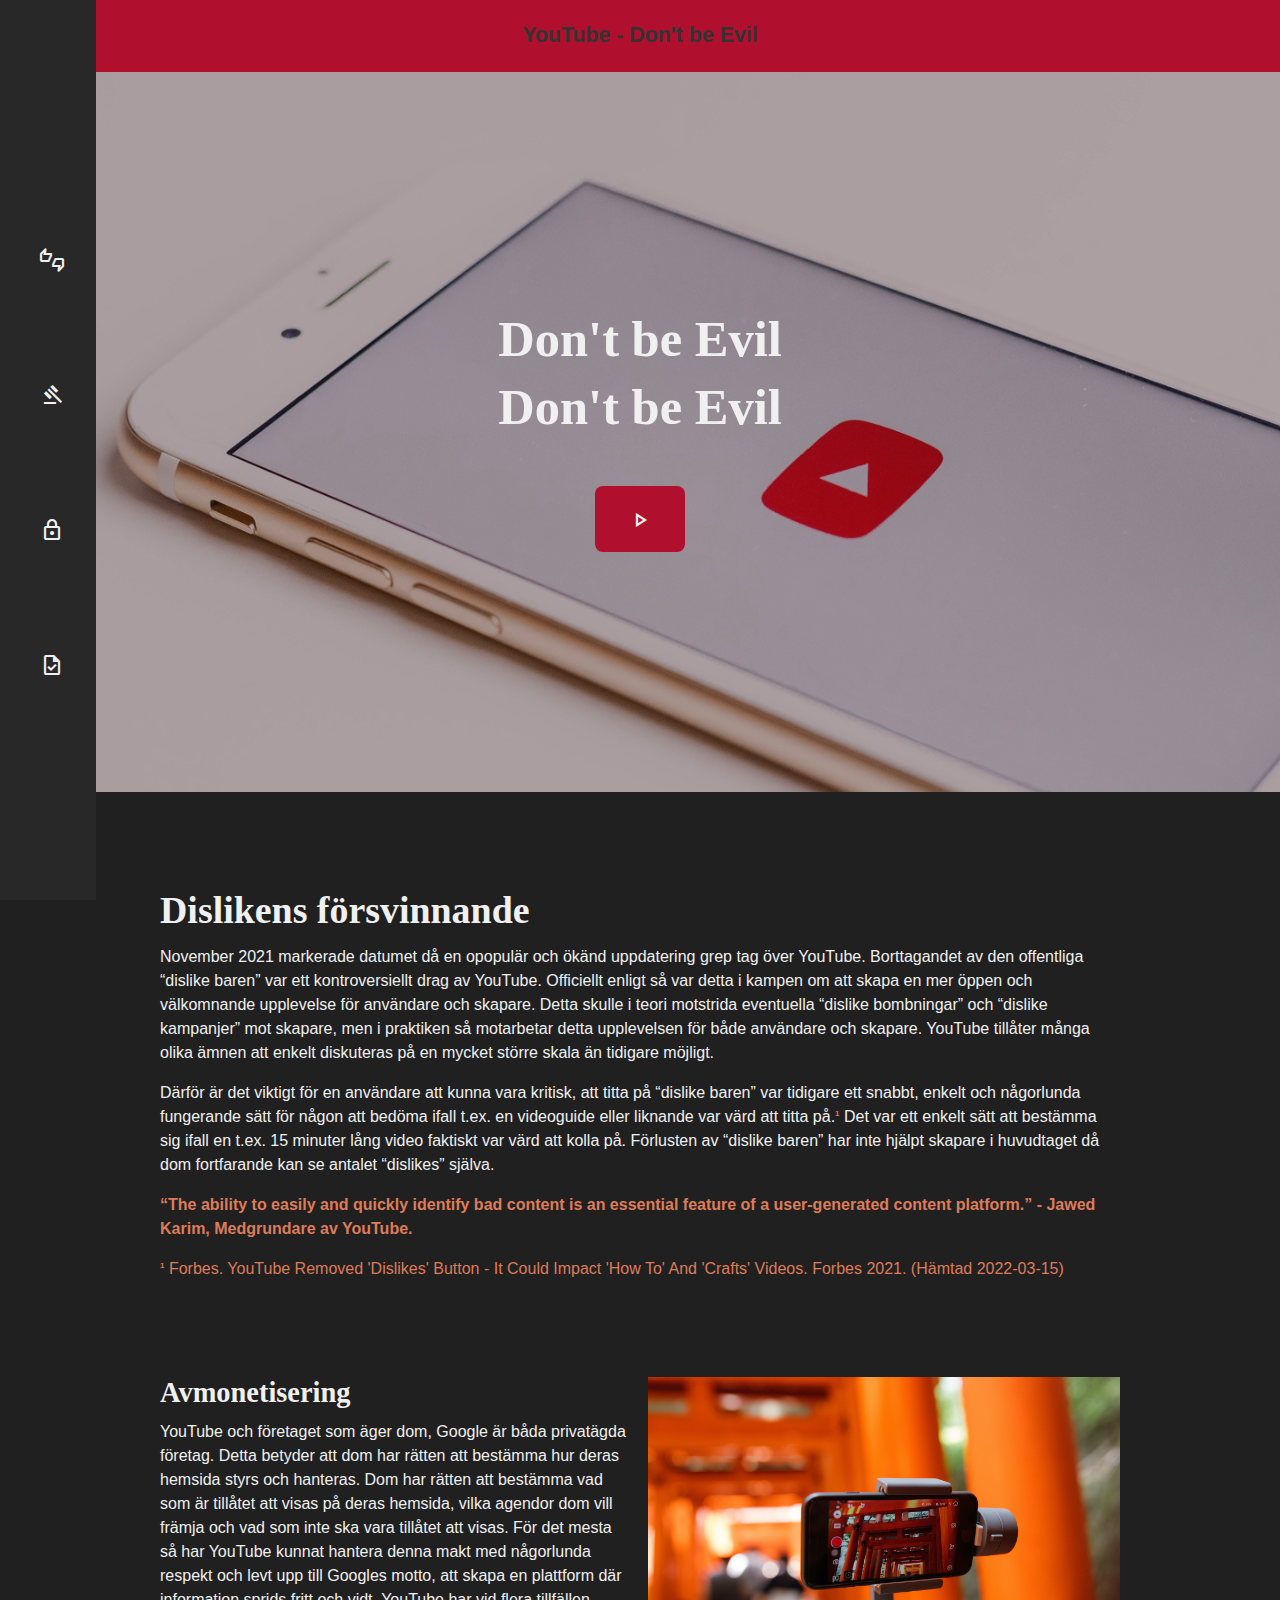
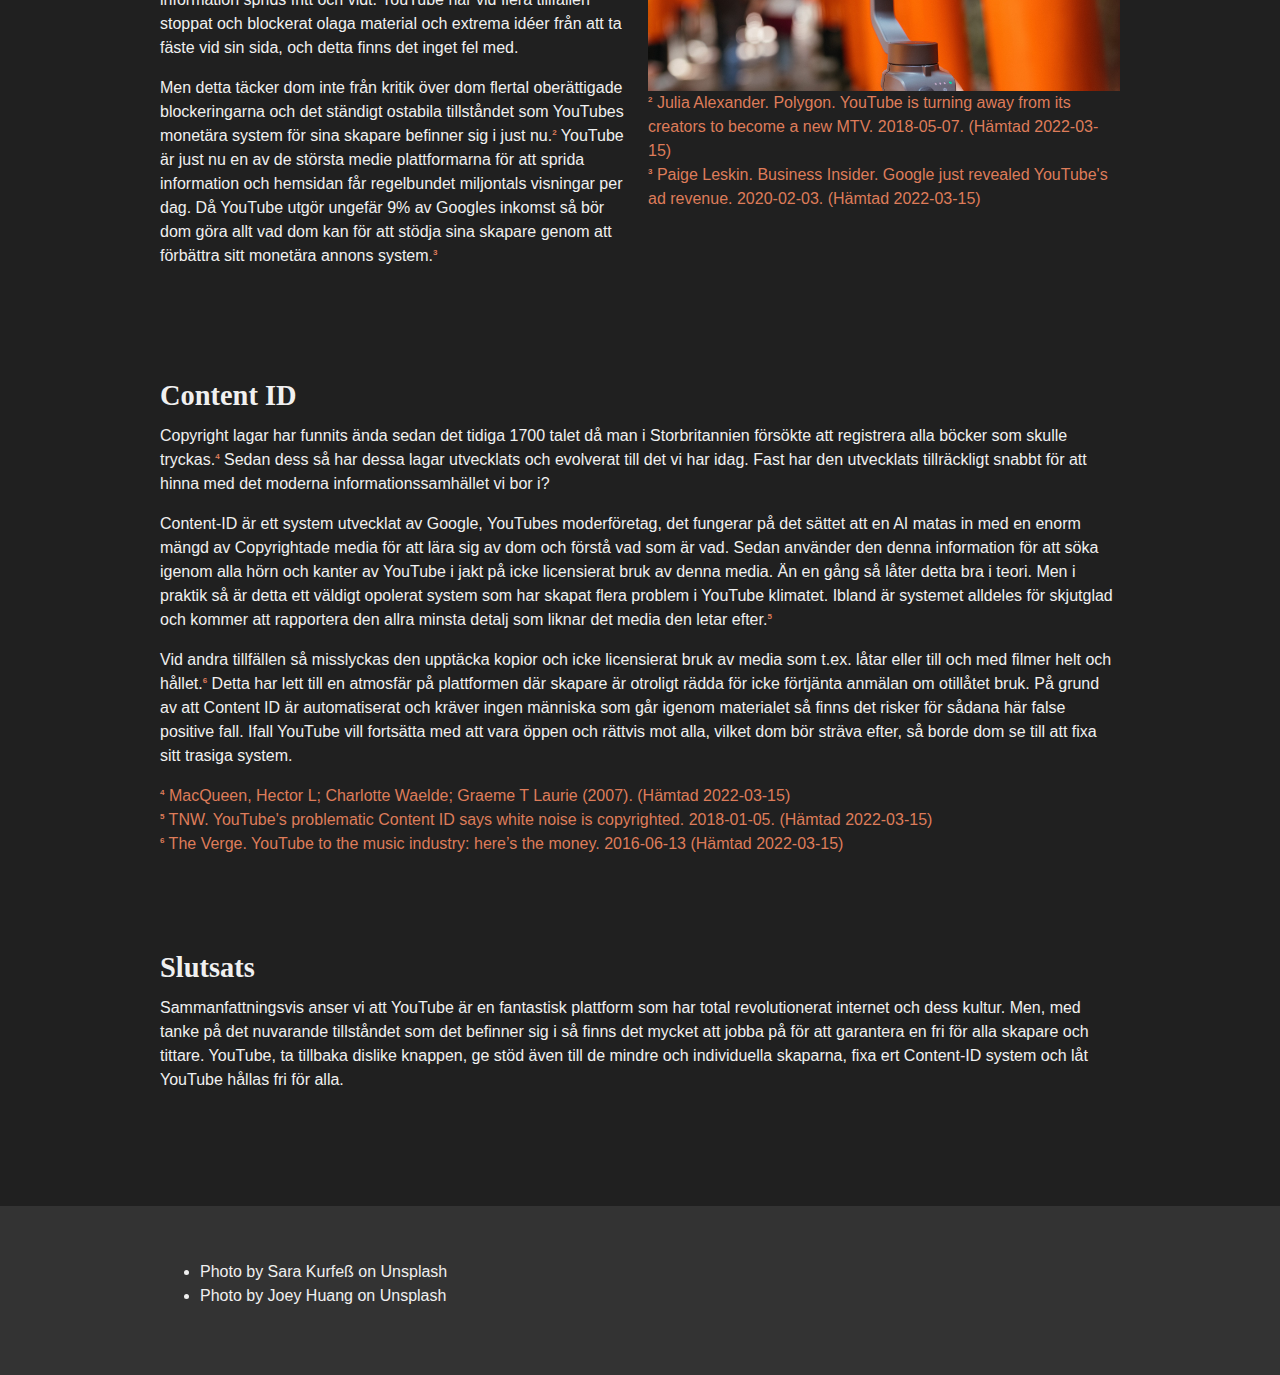
<file: index.html>
<!DOCTYPE html>
<html lang="sv">
    <head>
        <meta charset="UTF-8" />
        <meta http-equiv="X-UA-Compatible" content="IE=edge" />
        <meta name="viewport" content="width=device-width, initial-scale=1.0" />
        <link
            href="https://fonts.googleapis.com/css2?family=Material+Symbols+Outlined:opsz,wght,FILL,GRAD@48,400,0,0"
            rel="stylesheet"
        />
        <link rel="stylesheet" href="css/reset.css" />
        <link rel="stylesheet" href="css/style.css" />
        <link rel="stylesheet" href="css/theme-1.css" /> <!-- prova att ta bort -->
        <title>Youtube - Don't be Evil</title>
    </head>
    <body id="top">
        <div id="overlay" onclick="off()">
            <div id="text-var" style="display: none;"> 
                År 1996 slog två visionärer samman med ett gemensamt uppdrag att samla, lista och fördela information till resten av världen. 
                År 1998 uppfylls deras gemensamma dröm, och sökmotorn Google lanseras till otrolig succé. 
                Dom följande åren så växer deras företag exponentiellt. 
                De två skaparna blev omedelbart miljardärer och började sträcka ut företaget i flera olika riktningar genom att köpa upp företag och sälja deras produkter, såsom Google Earth. 
                Den nionde Oktober 2006 så slog Google guld när dom köpte upp den alldeles nya videodelning plattformen, YouTube. 
                En hemsida som var baserad på idéen om en social plattform där människor mötte samman för att få dela sina videoklipp fri från dom enorma och restriktiva TV kontrakt. 
                Men under senare tid så verkar det som denna idé har begravt under lager av bolagisering och TV liknande kontroll över vad som döms lämpligt att säga. 
            </div> <!-- Text sträng till JavaScriptet -->
            <div id="overlay-element">
                <h2 id="overlay-title">Bakgrund</h2>
                <p id="overlay-text"></p>
                <div id="bar"></div>
            </div>
        </div>
        <!-- https://jensnti.github.io/wu-exempel/hamburgermeny/ -->
        <nav class="navbar">
            <a href="#top" class="title">YouTube - Don't be Evil</a>
            <button class="navbar__toggle">
                <span class="material-symbols-outlined"> menu </span>
            </button>
            <div class="navbar__collapse">
                <ul class="nav">
                    <li class="nav-item">
                        <a class="nav-link" href="#intro">Dislikens försvinnande</a>
                    </li>
                    <li class="nav-item">
                        <a class="nav-link" href="#arg2">Avmonetisering</a>
                    </li>
                    <li class="nav-item">
                        <a class="nav-link" href="#arg3">Content ID</a>
                    </li>
                    <li class="nav-item">
                        <a class="nav-link" href="#arg4">Slutsats</a>
                    </li>
                </ul>
            </div>
        </nav>
        <div class="sidebar">
            <ul class="sidebar-content">
                <li><a class="sidebar-link" href="#intro"><span class="material-symbols-outlined">thumbs_up_down</span></a></li>
                <li><a class="sidebar-link" href="#arg2"><span class="material-symbols-outlined">gavel</span></a></li>
                <li><a class="sidebar-link" href="#arg3"><span class="material-symbols-outlined">lock</span></a></li>
                <li><a class="sidebar-link" href="#arg4"><span class="material-symbols-outlined">task</span></a></li>
            </ul>
        </div>
        <header class="hero">
            <div class="container">
                <div class="textFX">
                    <h1>Don't be Evil</h1>
                    <h1>Don't be Evil</h1>
                </div>
                <!-- https://jensnti.github.io/wu-exempel/knappar/ -->
                <div class="cta">
                    <button class="btn" onclick="on()"><span class="material-symbols-outlined"> play_arrow </span></button>
                </div>
            </div>
            <!-- kolla css vad denna gör, ligger över hela hero för att texten ska gå att läsa, kontrast -->
            <div class="overlay"></div>
        </header>
        <!-- https://jensnti.github.io/wu-exempel/media-queries/ -->
        <main class="container">
            <section class="argument" id="intro">
                <h2>Dislikens försvinnande</h2>
                <p>
                    November 2021 markerade datumet då en opopulär och ökänd uppdatering grep tag över YouTube. Borttagandet av den offentliga “dislike baren” var ett kontroversiellt drag av YouTube. 
                    Officiellt enligt så var detta i kampen om att skapa en mer öppen och välkomnande upplevelse för användare och skapare. 
                    Detta skulle i teori motstrida eventuella “dislike bombningar” och “dislike kampanjer” mot skapare, men i praktiken så motarbetar detta upplevelsen för både användare och skapare. 
                    YouTube tillåter många olika ämnen att enkelt diskuteras på en mycket större skala än tidigare möjligt. 
                </p>
                <p>
                    Därför är det viktigt för en användare att kunna vara kritisk, att titta på “dislike baren” var tidigare ett snabbt, 
                    enkelt och någorlunda fungerande sätt för någon att bedöma ifall t.ex. en videoguide eller liknande var värd att titta på.<sup class="ref">1</sup>
                    Det var ett enkelt sätt att bestämma sig ifall en t.ex. 15 minuter lång video faktiskt var värd att kolla på. 
                    Förlusten av “dislike baren” har inte hjälpt skapare i huvudtaget då dom fortfarande kan se antalet “dislikes” själva. 
                </p>
                <p class="cite">
                    “The ability to easily and quickly identify bad content is an essential feature of a user-generated content platform.” - Jawed Karim, Medgrundare av YouTube.
                </p>
                <sup class="ref">1</sup><a class="link" href="https://www.forbes.com/sites/petersuciu/2021/11/24/youtube-removed-dislikes-button--it-could-impact-how-to-and-crafts-videos/?sh=1392ce905a53">
                    Forbes. YouTube Removed 'Dislikes' Button - It Could Impact 'How To' And 'Crafts' Videos. Forbes 2021. (Hämtad 2022-03-15)
                </a>
            </section>
            <section class="argument2" id="arg2">
                <div>
                    <h3>Avmonetisering</h3>
                    <p>
                        YouTube och företaget som äger dom, Google är båda privatägda företag. 
                        Detta betyder att dom har rätten att bestämma hur deras hemsida styrs och hanteras. 
                        Dom har rätten att bestämma vad som är tillåtet att visas på deras hemsida, vilka agendor dom vill främja och vad som inte ska vara tillåtet att visas. 
                        För det mesta så har YouTube kunnat hantera denna makt med någorlunda respekt och levt upp till Googles motto, att skapa en plattform där information sprids fritt och vidt. 
                        YouTube har vid flera tillfällen stoppat och blockerat olaga material och extrema idéer från att ta fäste vid sin sida, och detta finns det inget fel med. 
                    </p>
                    <p>
                        Men detta täcker dom inte från kritik över dom flertal oberättigade blockeringarna och det ständigt ostabila tillståndet som 
                        YouTubes monetära system för sina skapare befinner sig i just nu.<sup class="ref">2</sup> 
                        YouTube är just nu en av de största medie plattformarna för att sprida information och hemsidan får regelbundet miljontals visningar per dag. 
                        Då YouTube utgör ungefär 9% av Googles inkomst så bör dom göra allt vad dom kan för att stödja sina 
                        skapare genom att förbättra sitt monetära annons system.<sup class="ref">3</sup>
                    </p>
                </div>
                <div>
                    <img src="img/joey-huang-jg3NTQilepo-unsplash.jpg" alt="Filmning">

                    <sup class="ref">2</sup><a class="link" href="https://www.polygon.com/2018/5/7/17319966/youtube-creators-demonetization-advertising-philip-defranco-logan-paul-pewdiepie-casey-neistat">
                        Julia Alexander. Polygon. YouTube is turning away from its creators to become a new MTV. 2018-05-07. (Hämtad 2022-03-15)
                    </a>
                    <br>
                    <sup class="ref">3</sup><a class="link" href="https://www.businessinsider.com/youtube-ad-revenue-15-billion-2019-google-breakout-2020-2?r=US&IR=T">
                        Paige Leskin. Business Insider. Google just revealed YouTube's ad revenue. 2020-02-03. (Hämtad 2022-03-15)
                    </a>
                </div>
            </section>
            <section class="argument" id="arg3">
                <div>
                    <h3>Content ID</h3>
                    <p>
                        Copyright lagar har funnits ända sedan det tidiga 1700 talet då man i Storbritannien försökte att registrera alla böcker som skulle tryckas.<sup class="ref">4</sup>
                        Sedan dess så har dessa lagar utvecklats och evolverat till det vi har idag. 
                        Fast har den utvecklats tillräckligt snabbt för att hinna med det moderna informationssamhället vi bor i?
                    </p>
                    <p>
                        Content-ID är ett system utvecklat av Google, YouTubes moderföretag, det fungerar på det sättet att en AI matas in med en enorm mängd av Copyrightade media för att lära sig av dom och förstå vad som är vad. 
                        Sedan använder den denna information för att söka igenom alla hörn och kanter av YouTube i jakt på icke licensierat bruk av denna media. 
                        Än en gång så låter detta bra i teori. Men i praktik så är detta ett väldigt opolerat system som har skapat flera problem i YouTube klimatet. 
                        Ibland är systemet alldeles för skjutglad och kommer att rapportera den allra minsta detalj som liknar det media den letar efter.<sup class="ref">5</sup>
                    </p>
                    <p>
                        Vid andra tillfällen så misslyckas den upptäcka kopior och icke licensierat bruk av media som t.ex. låtar eller till och med filmer helt och hållet.<sup class="ref">6</sup>
                        Detta har lett till en atmosfär på plattformen där skapare är otroligt rädda för icke förtjänta anmälan om otillåtet bruk. 
                        På grund av att Content ID är automatiserat och kräver ingen människa som går igenom materialet så finns det risker för sådana här false positive fall. 
                        Ifall YouTube vill fortsätta med att vara öppen och rättvis mot alla, vilket dom bör sträva efter, så borde dom se till att fixa sitt trasiga system.
                    </p>
                    <sup class="ref">4</sup><a class="link" href="https://books.google.se/books?id=_Iwcn4pT0OoC&dq=contemporary+intellectual+property&source=gbs_navlinks_s&redir_esc=y">
                        MacQueen, Hector L; Charlotte Waelde; Graeme T Laurie (2007). (Hämtad 2022-03-15)
                    </a>
                    <br>
                    <sup class="ref">5</sup><a class="link" href="https://thenextweb.com/news/youtubes-problematic-content-id-says-white-noise-copyrighted">
                        TNW. YouTube's problematic Content ID says white noise is copyrighted. 2018-01-05. (Hämtad 2022-03-15)
                    </a>
                    <br>
                    <sup class="ref">6</sup><a class="link" href="https://www.theverge.com/2016/7/13/12165194/youtube-content-id-2-billion-paid">
                        The Verge. YouTube to the music industry: here’s the money. 2016-06-13 (Hämtad 2022-03-15)
                    </a>
                </div>
            </section>
            <section class="end" id="arg4">
                <div>
                    <h3>Slutsats</h3>
                    <p>
                        Sammanfattningsvis anser vi att YouTube är en fantastisk plattform som har total revolutionerat internet och dess kultur. 
                        Men, med tanke på det nuvarande tillståndet som det befinner sig i så finns det mycket att jobba på för att garantera en fri för alla skapare och tittare. 
                        YouTube, ta tillbaka dislike knappen, ge stöd även till de mindre och individuella skaparna, fixa ert Content-ID system och låt YouTube hållas fri för alla.
                    </p>
                </div>
            </section>
        </main>
        <footer>
            <div class="container">
                <ul>
                    <li>
                        Photo by
                        <a
                            href="https://unsplash.com/@stereophototyp?utm_source=unsplash&utm_medium=referral&utm_content=creditCopyText"
                            >Sara Kurfeß</a
                        >
                        on
                        <a
                            href="https://unsplash.com/s/photos/video?utm_source=unsplash&utm_medium=referral&utm_content=creditCopyText"
                            >Unsplash</a
                        >
                    </li>
                    <li>
                        Photo by
                        <a
                            href="https://unsplash.com/@onice?utm_source=unsplash&utm_medium=referral&utm_content=creditCopyText"
                            >Joey Huang</a
                        >
                        on
                        <a
                            href="https://unsplash.com/s/photos/video?utm_source=unsplash&utm_medium=referral&utm_content=creditCopyText"
                            >Unsplash</a
                        >
                    </li>
                </ul>
            </div>
        </footer>
        <script defer src="js/menu.js"></script>
    </body>
</html>
</file>
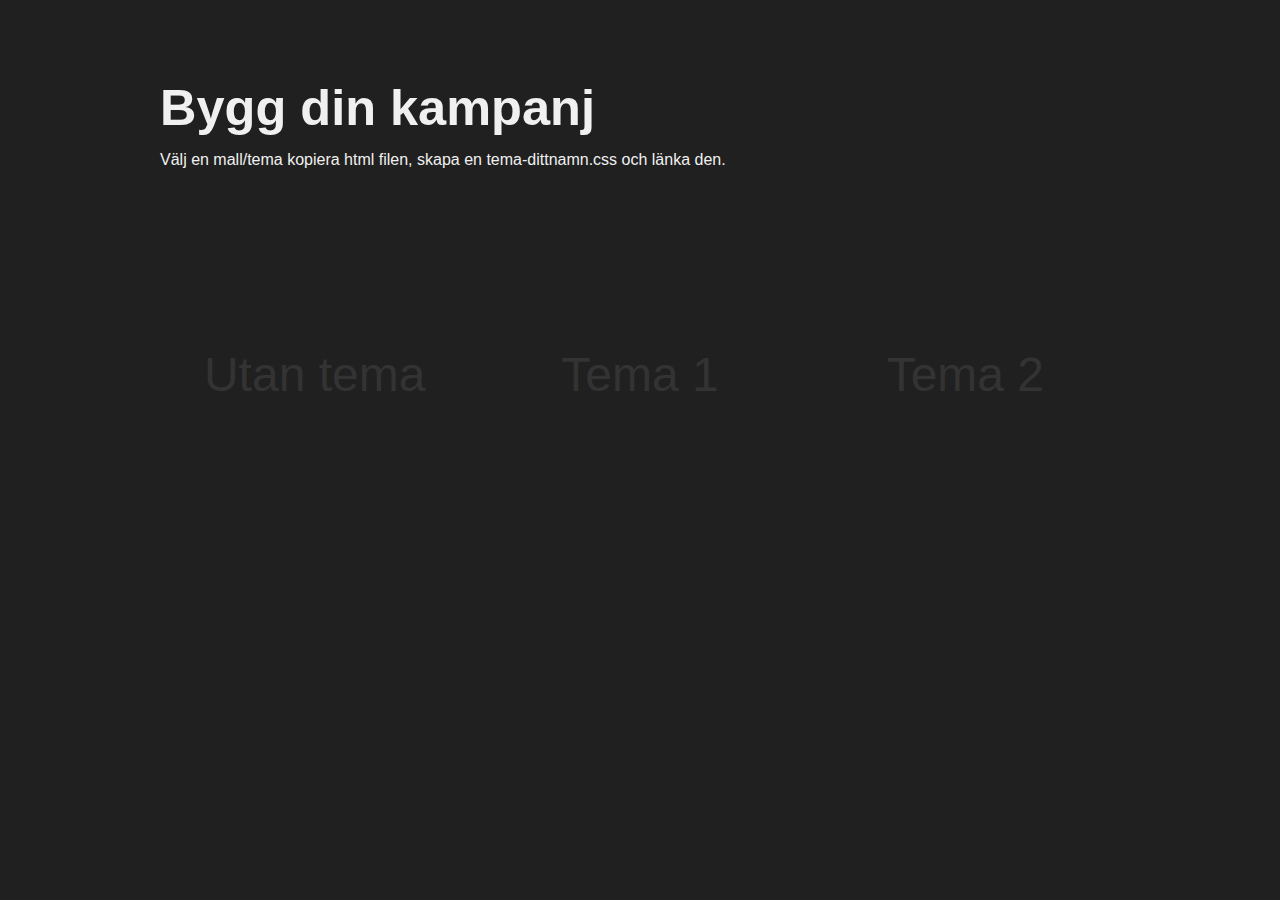
<file: index copy.html>
<!DOCTYPE html>
<html lang="sv">
<head>
    <meta charset="UTF-8">
    <meta http-equiv="X-UA-Compatible" content="IE=edge">
    <meta name="viewport" content="width=device-width, initial-scale=1.0">
    <title>Document</title>
    <link rel="stylesheet" href="css/reset.css">
    <link rel="stylesheet" href="css/style.css">
    <style>
        .container {
            margin-top: 5rem;
            width: 100%;
        }
        p {
            margin-bottom: 3rem;
        }
        .swatches {
            list-style: none;
            margin: 0;
            padding: 0;
            display: grid;
            gap: 1rem;
            grid-template-columns: repeat(auto-fit, minmax(20ch, 1fr));

        }
        .swatches li {
            aspect-ratio: 1;
            display: grid;
            place-content: center;
            border-radius: .5rem;
            font-size: 3rem;
            text-align: center;
            border: 1px solid var(--color-shadow);
        }
    </style>
</head>
<body>
    <main class="container">
        <h1>Bygg din kampanj</h1>
        <p>Välj en mall/tema kopiera html filen, skapa en tema-dittnamn.css och länka den.</p>
        <ul class="swatches">
            <li>
                <a href="theme-no.html">Utan tema</a>
            </li>
            <li>
                <a href="theme-1.html">Tema 1</a>
            </li>
            <li>
                <a href="theme-2.html">Tema 2</a>
            </li>
        </ul>
    </main>
</body>
</html>
</file>
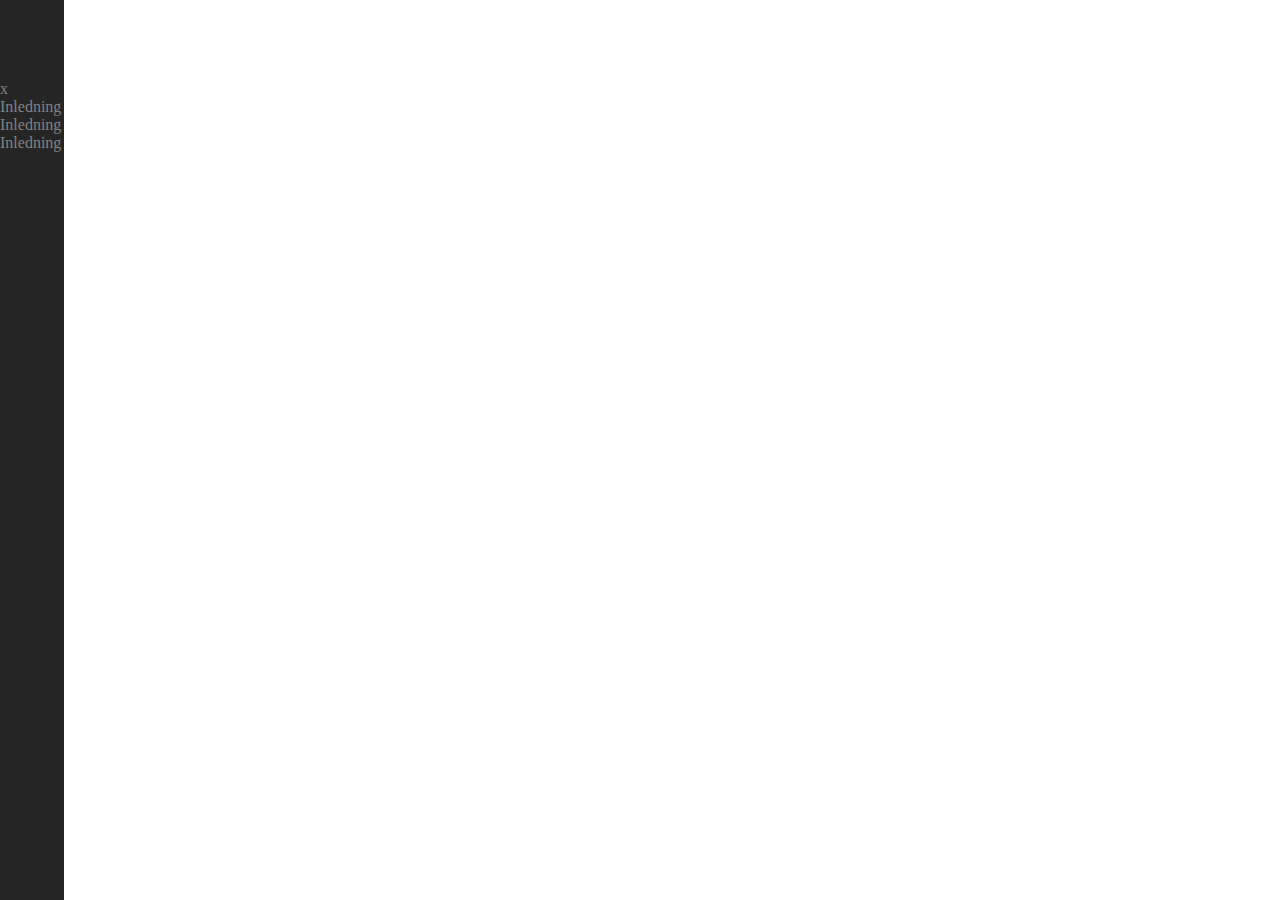
<file: sidebarTest.html>
<!DOCTYPE html>
<html lang="en">
<head>
    <meta charset="UTF-8">
    <meta http-equiv="X-UA-Compatible" content="IE=edge">
    <meta name="viewport" content="width=device-width, initial-scale=1.0">
    <link rel="stylesheet" href="css/styles.css">
    <title>Kampanj</title>
</head>
<body>
    <main>
        <div class="container">
            <div class="expandableBar" id="sideBar" onclick="openNav()">
                <a href="" class="closeBtn" onclick="closeNav()">x</a>
                <a href="">Inledning</a>
                <a href="">Inledning</a>
                <a href="">Inledning</a>
            </div>
            <div class="navbar"></div>
            <div class="mainText"></div>
            <footer>
    
            </footer>
        </div>
    </main>
    <script src="js/navigationbar.js"></script>
</body>
</html>
</file>
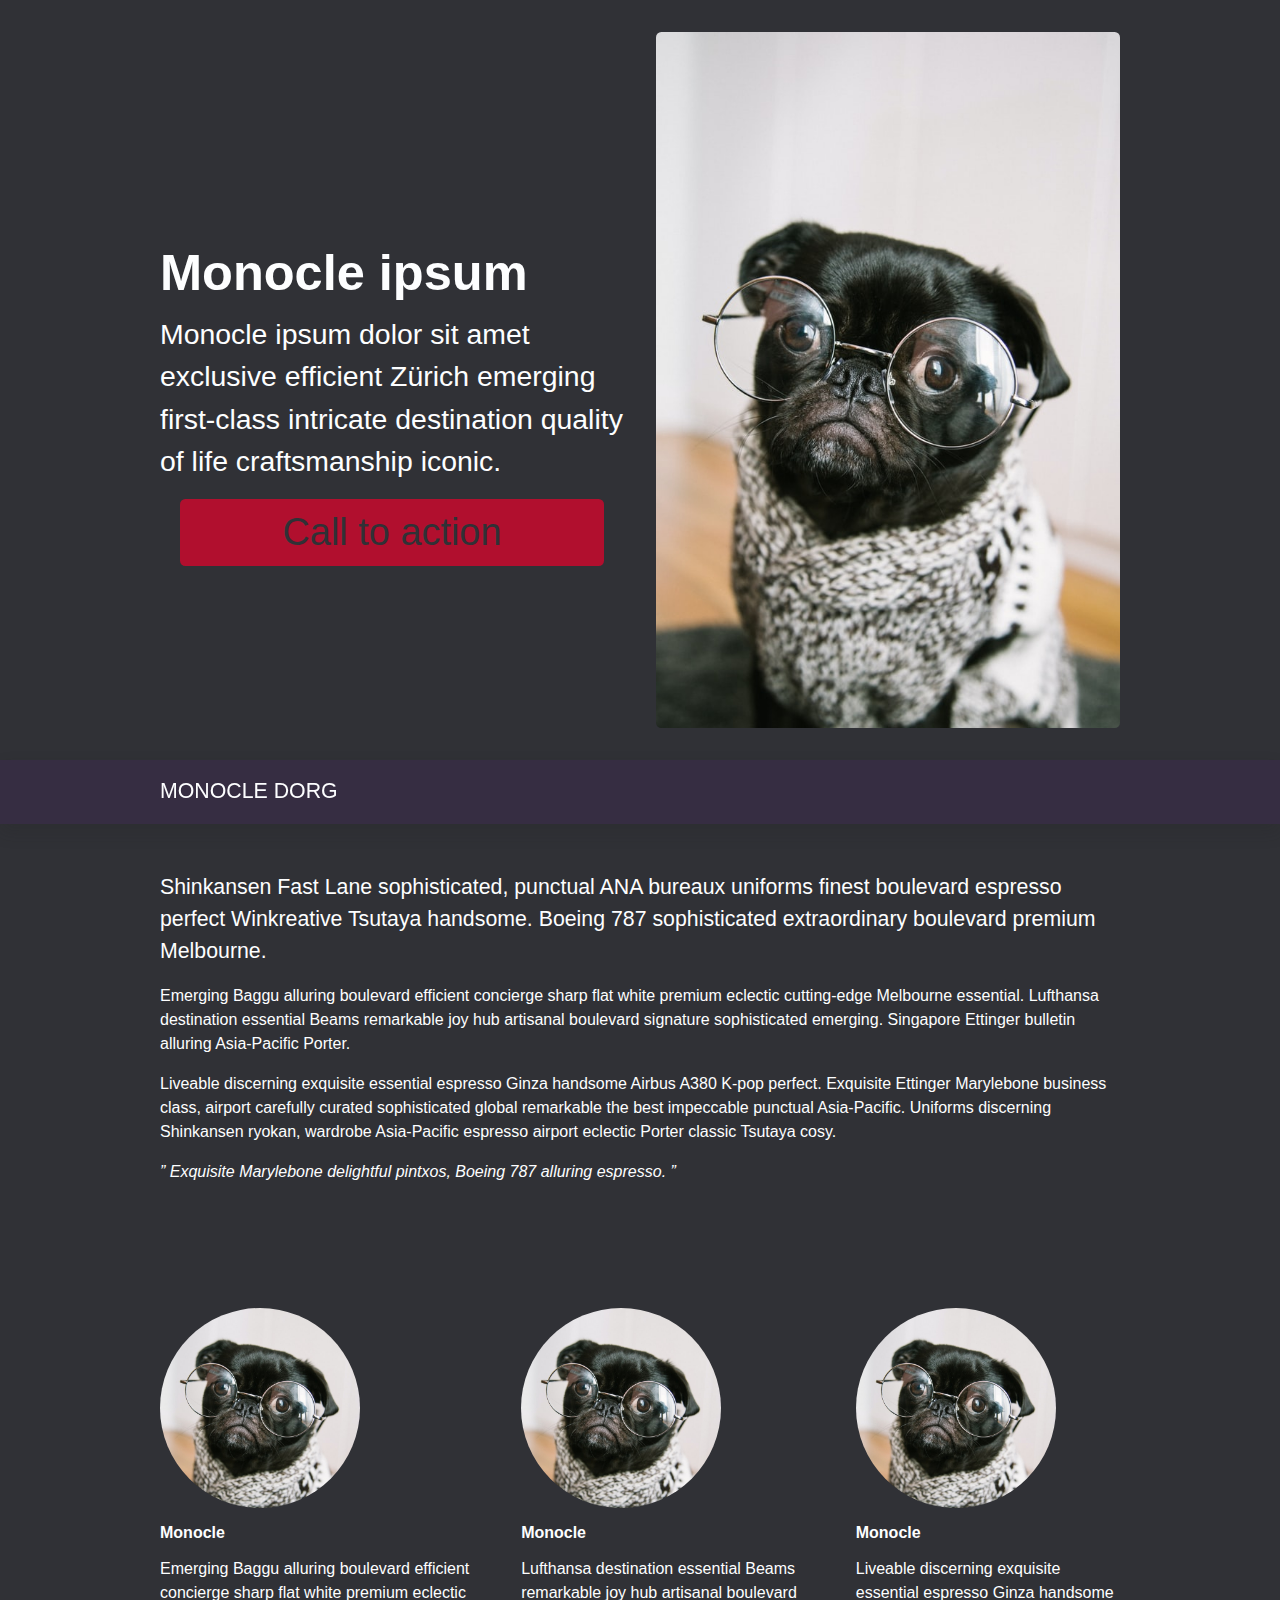
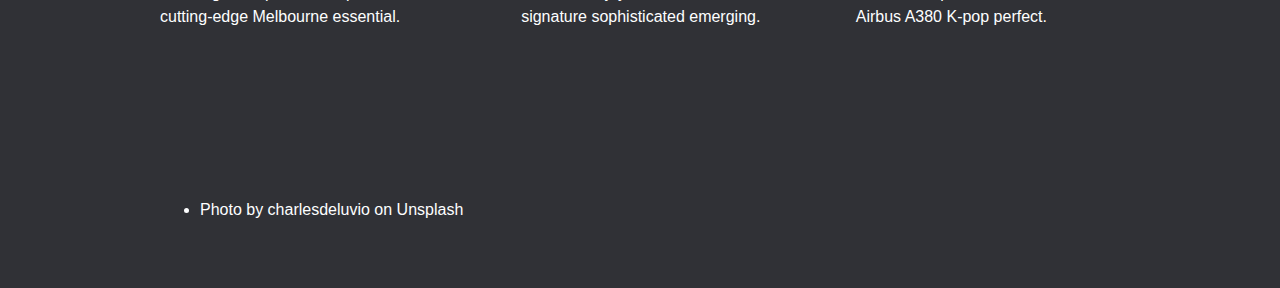
<file: theme-2.html>
<!DOCTYPE html>
<html lang="sv">
    <head>
        <meta charset="UTF-8" />
        <meta http-equiv="X-UA-Compatible" content="IE=edge" />
        <meta name="viewport" content="width=device-width, initial-scale=1.0" />
        <link
            href="https://fonts.googleapis.com/icon?family=Material+Icons"
            rel="stylesheet"
        />
        <link rel="stylesheet" href="css/reset.css" />
        <link rel="stylesheet" href="css/style.css" />
        <link rel="stylesheet" href="css/theme-2.css" /> <!-- prova att ta bort -->
        <title>Kampanj</title>
    </head>
    <body>
        <header class="container">
            <div class="hero">
                <div class="cta">
                    <h1>Monocle ipsum</h1>
                    <!-- https://jensnti.github.io/wu-exempel/knappar/ -->
                    <p>
                        Monocle ipsum dolor sit amet exclusive efficient Zürich
                        emerging first-class intricate destination quality of
                        life craftsmanship iconic.
                    </p>
                    <a href="#cta" class="btn">Call to action</a>
                </div>
                <div class="hero-image">
                    <img
                        src="img/charlesdeluvio-pOUA8Xay514-unsplash.jpg"
                        alt="Dorg"
                    />
                </div>
            </div>
        </header>
        <!-- https://jensnti.github.io/wu-exempel/hamburgermeny/ -->
        <nav class="navbar">
            <div class="container">
                <a class="brand" href="#">Monocle dorg</a>
                <button class="navbar__toggle">
                    <span class="material-icons"> menu </span>
                </button>
                <div class="navbar__collapse">
                    <ul class="nav">
                        <li class="nav-item">
                            <a class="nav-link" href="#">Hem</a>
                        </li>
                        <li class="nav-item">
                            <a class="nav-link" href="#intro">Intro</a>
                        </li>
                    </ul>
                </div>
            </div>
        </nav>
        <!-- https://jensnti.github.io/wu-exempel/media-queries/ -->
        <main class="container">
            <section class="intro" id="intro">
                <p class="lead">
                    Shinkansen Fast Lane sophisticated, punctual ANA bureaux
                    uniforms finest boulevard espresso perfect Winkreative
                    Tsutaya handsome. Boeing 787 sophisticated extraordinary
                    boulevard premium Melbourne.
                </p>

                <p>
                    Emerging Baggu alluring boulevard efficient concierge sharp
                    flat white premium eclectic cutting-edge Melbourne
                    essential. Lufthansa destination essential Beams remarkable
                    joy hub artisanal boulevard signature sophisticated
                    emerging. Singapore Ettinger bulletin alluring Asia-Pacific
                    Porter.
                </p>
                <p>
                    Liveable discerning exquisite essential espresso Ginza
                    handsome Airbus A380 K-pop perfect. Exquisite Ettinger
                    Marylebone business class, airport carefully curated
                    sophisticated global remarkable the best impeccable punctual
                    Asia-Pacific. Uniforms discerning Shinkansen ryokan,
                    wardrobe Asia-Pacific espresso airport eclectic Porter
                    classic Tsutaya cosy.
                </p>
                <p>
                    <q>
                        Exquisite Marylebone delightful pintxos, Boeing 787
                        alluring espresso.
                    </q>
                </p>
            </section>
            <section class="staff">
                <div class="card">
                    <div class="card-header">
                        <img
                            src="img/charlesdeluvio-pOUA8Xay514-unsplash.jpg"
                            alt="Dorg"
                        />
                    </div>
                    <h4>Monocle</h4>
                    <p>
                        Emerging Baggu alluring boulevard efficient concierge
                        sharp flat white premium eclectic cutting-edge Melbourne
                        essential.
                    </p>
                </div>
                <div class="card">
                    <div class="card-header">
                        <img
                            src="img/charlesdeluvio-pOUA8Xay514-unsplash.jpg"
                            alt="Dorg"
                        />
                    </div>
                    <h4>Monocle</h4>
                    <p>
                        Lufthansa destination essential Beams remarkable joy hub
                        artisanal boulevard signature sophisticated emerging.
                    </p>
                </div>
                <div class="card">
                    <div class="card-header">
                        <img
                            src="img/charlesdeluvio-pOUA8Xay514-unsplash.jpg"
                            alt="Dorg"
                        />
                    </div>
                    <h4>Monocle</h4>
                    <p>
                        Liveable discerning exquisite essential espresso Ginza
                        handsome Airbus A380 K-pop perfect.
                    </p>
                </div>
            </section>
        </main>
        <footer>
            <div class="container">
                <ul>
                    <li>
                        Photo by
                        <a
                            href="https://unsplash.com/@charlesdeluvio?utm_source=unsplash&utm_medium=referral&utm_content=creditCopyText"
                            >charlesdeluvio</a
                        >
                        on
                        <a
                            href="https://unsplash.com/s/photos/glasses?utm_source=unsplash&utm_medium=referral&utm_content=creditCopyText"
                            >Unsplash</a
                        >
                    </li>
                </ul>
            </div>
        </footer>
        <script defer src="js/menu.js"></script>
    </body>
</html>
</file>
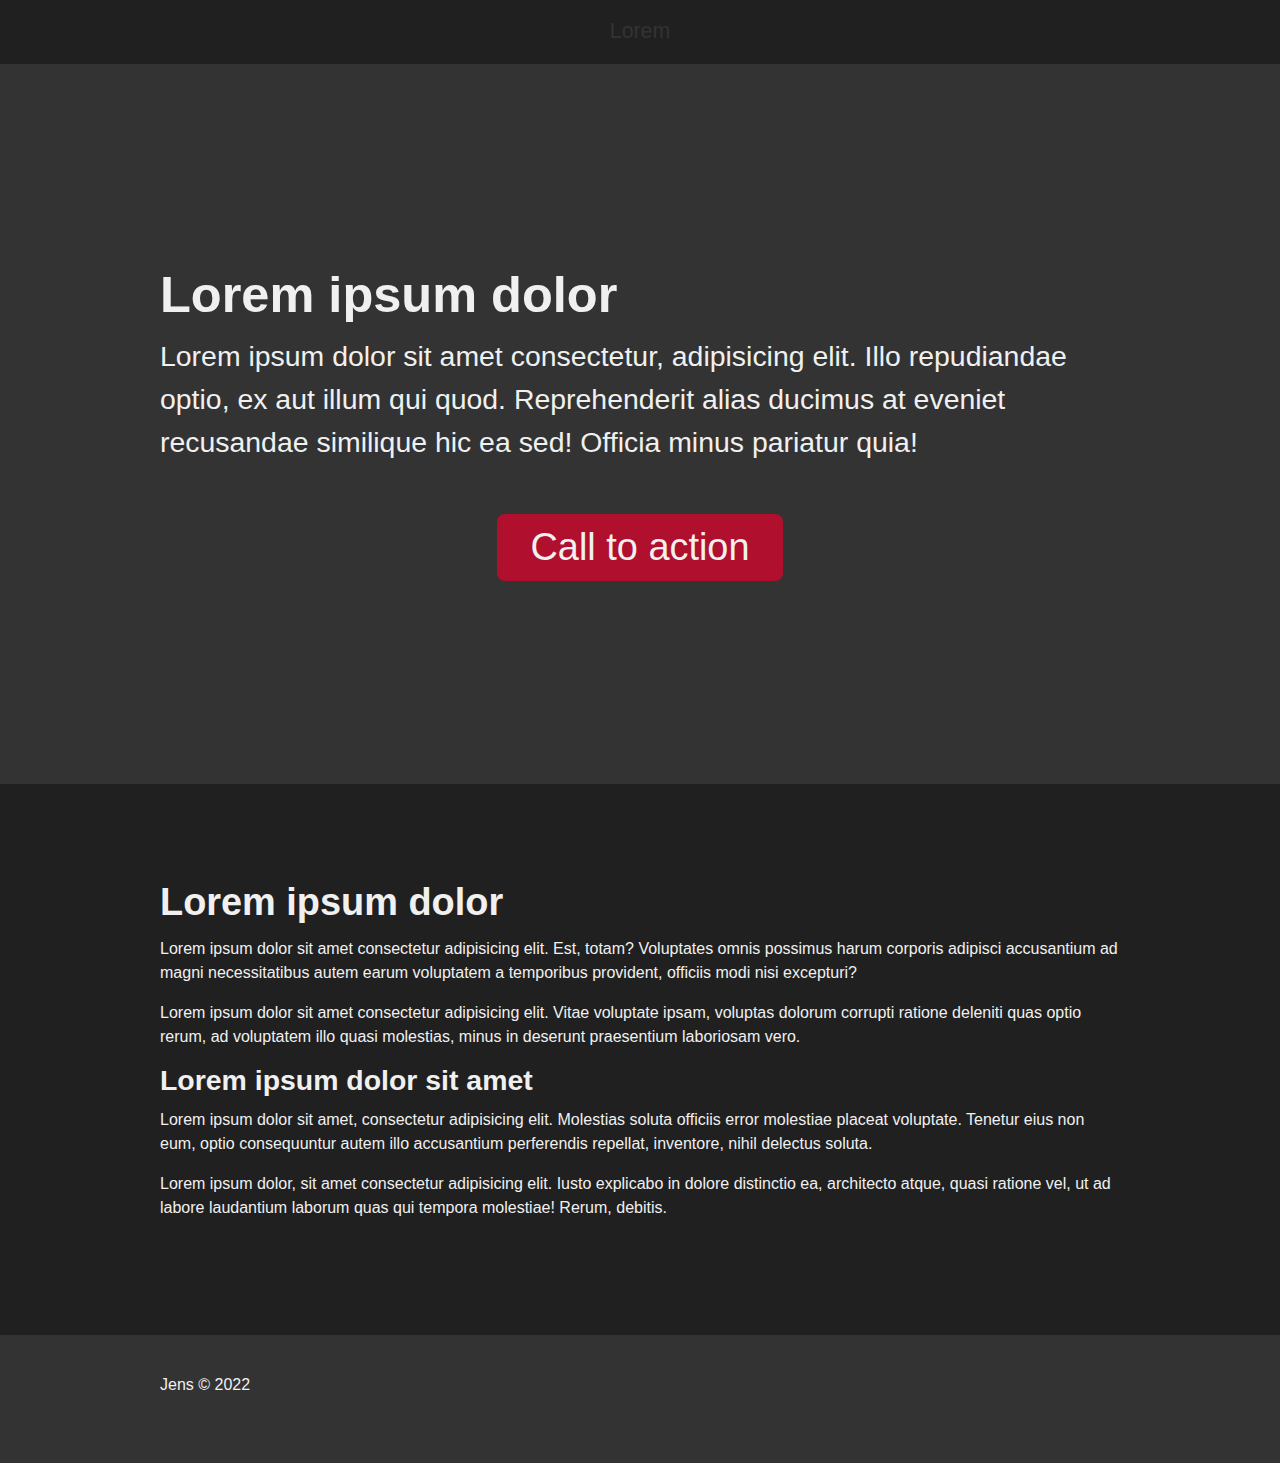
<file: theme-no.html>
<!DOCTYPE html>
<html lang="sv">
    <head>
        <meta charset="UTF-8" />
        <meta http-equiv="X-UA-Compatible" content="IE=edge" />
        <meta name="viewport" content="width=device-width, initial-scale=1.0" />
        <link
            href="https://fonts.googleapis.com/icon?family=Material+Icons"
            rel="stylesheet"
        />
        <link rel="stylesheet" href="css/reset.css" />
        <link rel="stylesheet" href="css/style.css" />
        <title>Kampanj</title>
    </head>
    <body>
        <!-- https://jensnti.github.io/wu-exempel/hamburgermeny/ -->
        <nav class="navbar">
            <a class="brand" href="#">Lorem</a>
            <button class="navbar__toggle">
                <span class="material-icons"> menu </span>
            </button>
            <div class="navbar__collapse">
                <ul class="nav">
                    <li class="nav-item">
                        <a class="nav-link" href="#">Hem</a>
                    </li>
                    <li class="nav-item">
                        <a class="nav-link" href="#intro">Intro</a>
                    </li>
                </ul>
            </div>
        </nav>
        <header class="hero">
            <div class="container">
                <h1>Lorem ipsum dolor</h1>
                <p>
                    Lorem ipsum dolor sit amet consectetur, adipisicing elit.
                    Illo repudiandae optio, ex aut illum qui quod. Reprehenderit
                    alias ducimus at eveniet recusandae similique hic ea sed!
                    Officia minus pariatur quia!
                </p>
                <!-- https://jensnti.github.io/wu-exempel/knappar/ -->
                <div class="cta">
                    <a href="#cta" class="btn">Call to action</a>
                </div>
            </div>
            <!-- kolla css vad denna gör, ligger över hela hero för att texten ska gå att läsa, kontrast -->
            <div class="overlay"></div>
        </header>
        <!-- https://jensnti.github.io/wu-exempel/media-queries/ -->
        <main class="container">
            <section class="intro" id="intro">
                <h2>Lorem ipsum dolor</h2>
                <p>
                    Lorem ipsum dolor sit amet consectetur adipisicing elit.
                    Est, totam? Voluptates omnis possimus harum corporis
                    adipisci accusantium ad magni necessitatibus autem earum
                    voluptatem a temporibus provident, officiis modi nisi
                    excepturi?
                </p>
                <p>
                    Lorem ipsum dolor sit amet consectetur adipisicing elit.
                    Vitae voluptate ipsam, voluptas dolorum corrupti ratione
                    deleniti quas optio rerum, ad voluptatem illo quasi
                    molestias, minus in deserunt praesentium laboriosam vero.
                </p>
                <h3>Lorem ipsum dolor sit amet</h3>
                <p>
                    Lorem ipsum dolor sit amet, consectetur adipisicing elit.
                    Molestias soluta officiis error molestiae placeat voluptate.
                    Tenetur eius non eum, optio consequuntur autem illo
                    accusantium perferendis repellat, inventore, nihil delectus
                    soluta.
                </p>
                <p>
                    Lorem ipsum dolor, sit amet consectetur adipisicing elit.
                    Iusto explicabo in dolore distinctio ea, architecto atque,
                    quasi ratione vel, ut ad labore laudantium laborum quas qui
                    tempora molestiae! Rerum, debitis.
                </p>
            </section>
        </main>
        <footer>
            <div class="container">
                <p>
                    Jens &copy; 2022
                </p>
            </div>
        </footer>
        <script defer src="js/menu.js"></script>
    </body>
</html>
</file>
<file: css/style.css>
:root {
    --color-light: hsl(0, 0%, 94%);
    --color-dark: hsl(0, 0%, 20%);
    --color-shadow: hsla(0, 0%, 13%, 0.2);
    --color-primary: hsl(347, 83%, 56%);
    --color-secondary: hsl(275, 100%, 25%);
    --color-darkgray: #282828;
    --color-darkergray: #202020;
    --color-lightred: #DE7C5A;
    --color-darkred:#570000;
    --color-red:#B10F2E;

    --font-sans: "Roboto", sans-serif;
}

a {
    color: var(--color-dark);
    text-decoration: none;
}
a:hover {
    color: var(--color-primary);
}

/* navbar */
.navbar {
    display: flex;
    flex-wrap: wrap;
    align-items: center;
    justify-content: center;
    padding: 1rem;

    font-size: 1.333rem;
}
.navbar__collapse-show {
    display: block !important;
    width: 100%;
}
.navbar__toggle {
    border: none;
    background-color: transparent;
    display: grid;
    place-content: center;
    color: var(--color-light);
}

.sidebar {
    position: fixed;
    display: block;
    z-index: 20;
    top: 0;
    left: 0;
    padding: 10% 0%;
    height: 100%;
    width: 6rem;
    background-color: #282828;
    align-items: center;
    justify-content: center;
}

.sidebar-content {
    height: 100%;
    display: flex;
    flex-direction: column;
    justify-content: space-evenly;
    list-style: none;
}

.sidebar-link {
    color: var(--color-light);
}

.sidebar-link:hover {
    color: var(--color-red);
}

@media (max-width: 1200px) {
    .navbar {
        justify-content: space-between;
    }
    .navbar__collapse {
        display: none;
    }
    .sidebar{
        display: none;
    }
}
@media (min-width: 1200px) {
    .navbar__toggle {
        display: none;
    }
    .navbar__collapse {
        display: none;
    }
    .sidebar
    {
        display: block;
    }
}
/* https://jensnti.github.io/wu-exempel/navigation/ */
.nav {
    list-style: none;
    display: flex;
    flex-direction: row;
    margin: 0;
}
.nav a {
    text-decoration: none;
}
.nav-item {
    padding-right: 1rem;
}
.nav-item:first-child {
    padding-left: 1rem;
}
.nav-link {
    color: var(--color-light);
}
.nav-link:hover {
    text-decoration: none;
    color: var(--color-dark);
}

@media (max-width: 768px) {
    .nav {
        padding-left: 0;
        flex-direction: column;
    }
    .nav-item:first-child {
        padding-left: 0rem;
    }
}

/* container */

body {
    display: flex;
    flex-direction: column;

    color: var(--color-light);
    background-color: var(--color-darkergray);

    line-height: 1.5;
    font-size: 1rem;
    font-family: var(--font-sans);
}
.container {
    margin-left: auto;
    margin-right: auto;
    padding-left: 1rem;
    padding-right: 1rem;
}

/**/
.container:nth-child(2) {
    background-color: var(--color-shadow);
}

.container > section {
    padding: 3rem 0;
}

@media (min-width: 36rem) {
    .container {
        max-width: 36rem;
    }
}
@media (min-width: 48rem) {
    .container {
        max-width: 48rem;
    }
}
@media (min-width: 62rem) {
    .container {
        max-width: 62rem;
    }
}
@media (min-width: 135rem) {
    .container {
        max-width: 75rem;
        font-size: larger;
    }
}

/* container för att placera CTA knappen */
.cta {
    margin-top: 3.157rem;
    display: grid;
    place-content: center;
}

/* button för CTA */
.btn {
    text-align: center;
    text-decoration: none;
    margin: 0 1.25rem;
    padding: 0.25rem 2rem;
    color: var(--color-light);
    background-color: var(--color-red);
    border: 1px solid transparent;
    border-radius: 0.5rem;
    font-size: 2.369rem;
    transition: color 0.15s ease-in-out, background-color 0.15s ease-in-out, border-color 0.15s ease-in-out, box-shadow 0.15s ease-in-out;
}
.btn:hover {
    background-color: var(--color-primary);
}

/* hero */
.hero {
    font-size: 1.777rem;

    color: var(--color-light);
    background-color: var(--color-dark);
    min-height: 80vh;
    display: grid;
    place-content: center;

    margin-bottom: 3.157rem;
}

@media (max-width: 36rem) {
    .hero {
        font-size: 1.333rem;
        word-break: break-all;
    }
    .hero h1 {
        font-size: 2.369rem;
    }
}

/* font stilar och storlekar */ 
h1, h2, h3 {
    margin-bottom: 0.777rem;
    line-height: 1.1;
}

h1 {
    font-size: 3.157rem;
}

h2 {
    font-size: 2.369rem;
}

h3 {
   font-size: 1.777rem;
}

p {
    margin-bottom: 1rem;
}

/* sidfot */
footer {
    margin-top: 3.157rem;
    padding-top: 2.369rem;
    padding-bottom: 3.157rem;
    background-color: var(--color-dark);
    color: var(--color-light);
}
</file>
<file: css/theme-1.css>
:root {
    --color-light-transparent: hsla(0, 0%, 94%, 0.9);
    --color-primary: hsl(20deg 40% 53%);
    --color-secondary: hsl(344deg 45% 13%);
    --color-darkgray: #282828;
    --color-lightred: #DE7C5A;
    --color-darkred:#570000;
    --color-red:#B10F2E;

    --font-headline: serif;
}

a:hover {
    color: var(--color-secondary);
}

footer a {
    color: var(--color-light);
}

h1, h2, h3 {
    font-family: var(--font-headline);
}

.navbar {
    background-color: var(--color-red);
    position: sticky;
    top: 0;
    text-align: right;
}

.link {
    color: var(--color-lightred);
}

.link:hover {
    color: var(--color-red);
}

.hero {
    background-image: url(../img/sara-kurfess-O1mej4P-Rws-unsplash.jpg);
    background-attachment: fixed;
    background-size: cover;
    background-position: left top;
    position: relative;
    text-align: center;
}

.hero > .container {
    z-index: 10;
}

.cite {
    color: var(--color-lightred);
    font-weight: bold;
}

.ref {
    font-size: 50%;
    font-weight: bold;
    color: var(--color-lightred);
}

.overlay {
    position: absolute;
    top: 0;
    left: 0;
    width: 100%;
    height: 100%;
    background-color: var(--color-secondary);
    opacity: 0.4;
    z-index: 1;
}

#overlay {
    position: fixed;
    display: none;
    width: 100%;
    height: 100%;
    top: 0;
    right: 0;
    background-color: rgba(0, 0, 0, 0.5);
    z-index: 30;
    cursor: pointer;
}

#overlay-element {
    padding: 1rem;
    background-color: var(--color-darkgray);
    width: 50%;
    margin: 0 auto;
    z-index: 40;
    position: absolute;
    left: 50%;
    top: 25%;
    transform: translateY(-50%);
    transform: translateX(-50%);
    justify-content: center;
    align-items: center;
}

#bar {
    width: 0%;
    padding: .1rem;
    background-color: var(--color-red);
}

.btn:hover {
    color: var(--color-light);
    background-color: var(--color-darkred);
    cursor: pointer;
}

.argument2 {
    display: grid;
    grid-template-columns: 1fr 1fr;
    column-gap: 1rem;
}

.title {
    padding: 0.25rem;
    font-weight: bold;
}

@media (max-width: 48rem) {
    .about {
        display: flex;
        flex-direction: column-reverse;
        row-gap: 1rem;
    }
}
</file>
<file: css/styles.css>
html, body {
    padding: 0;
    margin: 0;
    width: 100%;
    height: 100%;
}

.container {
    width: 100%;
    height: 100%;
}

.expandableBar {
    position: fixed;
    z-index: 1;
    top: 0;
    left: 0;
    height: 100%;
    width: 5%;
    overflow-x: hidden;
    transition: .5s;
    padding-top: 5rem;
    background-color: #252525;
}

.expandableBar a {
    padding: .5rem, .5rem;
    text-decoration: none;
    font-size: 25;
    display: block;
    transition: .5s;
    color: #818181;
}
</file>
<file: css/theme-2.css>
:root {
    --color-dark: #303136;
    --color-light: #fdfeff;
    --color-primary: #362d42;
    --color-secondary: #d1aafb;
}

body {
    background-color: var(--color-dark);
    color: var(--color-light);
}

.hero {
    min-height: 60vh;
    grid-template-columns: 1fr 1fr;
    column-gap: 2rem;
    margin: 2rem 0;
    /* background: linear-gradient(180deg, var(--color-dark) 0%, var(--color-primary) 100%);  behöver bleed :( */
}

.hero-image {
    display: grid;
    place-content: center;
}

.hero-image > img {
    border-radius: 0.333rem;
} 

@media (max-width: 768px) {
    .hero {
        grid-template-columns: 1fr;
        row-gap: 2rem;
        grid-auto-flow: dense;
    }
    .hero-image {
        grid-row: 1;
    }
}

.navbar {
    background-color: var(--color-primary);
    box-shadow: 0px 8px 16px 0px var(--color-shadow);
    display: block;
    padding: 0;
    font-size: 1.333rem;
    position: sticky;
    top: 0;
    text-transform: uppercase;
}

/* Eftersom navbaren nu innehåller en container så behöver vi flytta
 egenskaperna som flex till containern för att den ska fungera */
.navbar > .container {
    display: flex;
    flex-wrap: wrap;
    align-items: center;
    padding: 1rem;
}

@media (max-width: 768px) {
    .navbar > .container {
        justify-content: space-between;
    }
}

/* klasser för att styla texten i navbar */
.brand {
    color: var(--color-light);
    text-decoration: none;
}

.material-icons {
    color: var(--color-light);
}

.nav-link:hover {
    text-decoration: none;
    color: var(--color-light);
}

/* text */
.lead {
    font-size: 1.333rem;
}

q {
    font-style: italic;
}

/* listan på dorgs, inneh¨åller flera cards */
.staff {
    display: flex;
    column-gap: 1rem;
}

.card {
   min-width: 10rem;
}

.card > * {
    margin-top: 0.777rem;
}

.card-header > img {
    border-radius: 100%;
    object-fit: cover;
    width: 200px;
    height: 200px;
}

@media (max-width: 768px) {
    .staff {
        flex-direction: column;
    }
}

/* cta knappen */
.btn {
    border-radius: 0.333rem;
    color: var(--color-dark)
}
.btn:hover {
    color: var(--color-light);
}

/* sidfot så vi kan läsa länkarna */
footer a {
    color: var(--color-light);
}

footer a:hover {
    color: var(--color-secondary);
}
</file>
